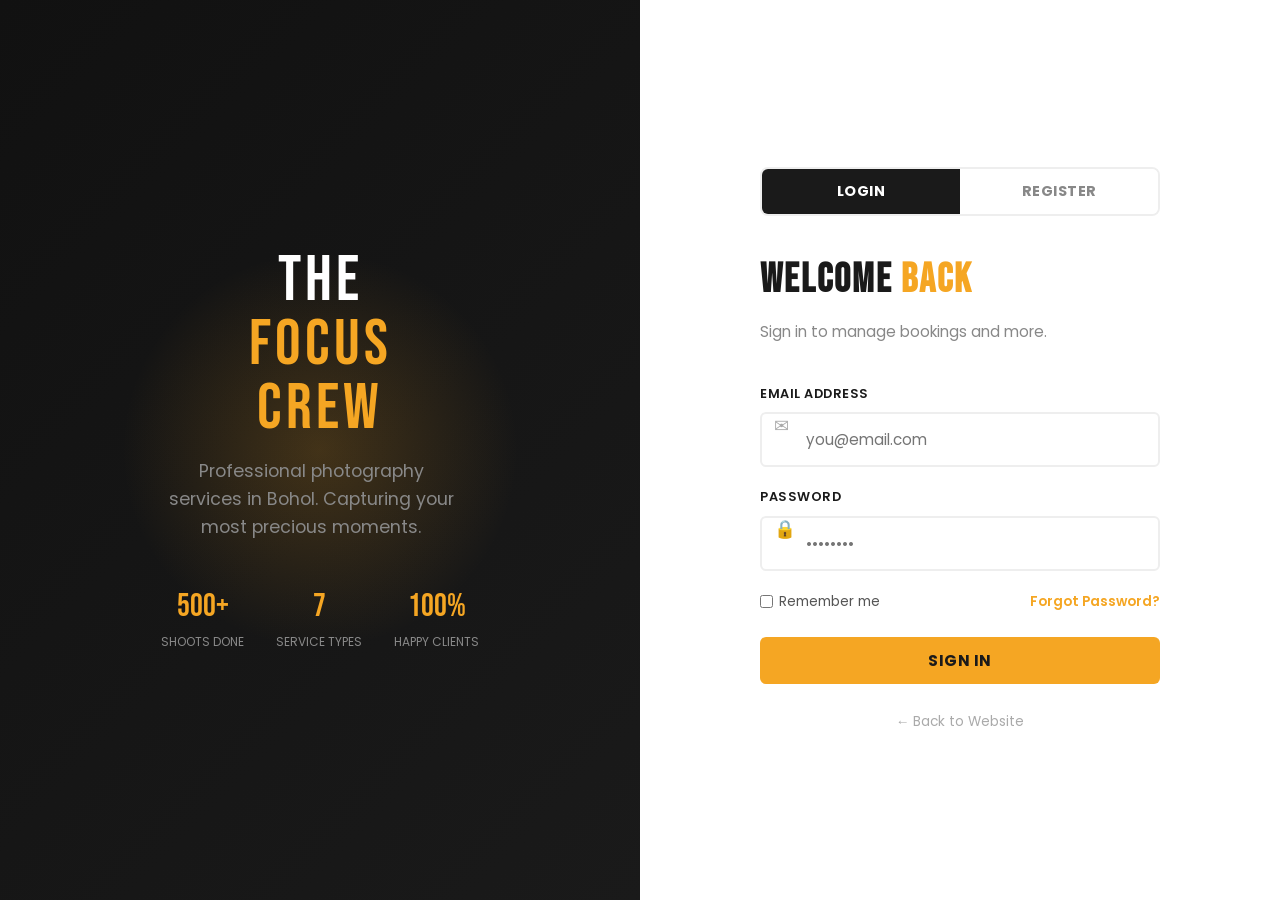
<file: login.html>
<!DOCTYPE html>
<html lang="en">
<head>
  <meta charset="UTF-8" />
  <meta name="viewport" content="width=device-width, initial-scale=1.0" />
  <title>Login – The Focus Crew</title>
  <link rel="icon" type="image/x-icon" href="favicon.ico" />
  <link rel="apple-touch-icon" href="apple-touch-icon.png" />
  <link rel="stylesheet" href="css/style.css" />
  <link href="https://fonts.googleapis.com/css2?family=Bebas+Neue&family=Poppins:wght@400;500;600;700;800&display=swap" rel="stylesheet" />
</head>
<body>

<div class="login-page">

  <!-- LEFT: Brand Visual -->
  <div class="login-visual">
    <div class="login-visual-bg"></div>
    <div class="login-visual-glow"></div>
    <div class="login-visual-content">
      <div class="big-logo">THE<span>FOCUS<br>CREW</span></div>
      <p>Professional photography services in Bohol. Capturing your most precious moments.</p>
      <div class="login-tagline">
        <div class="login-tagline-item">
          <div class="login-tagline-num">500+</div>
          <div class="login-tagline-txt">Shoots Done</div>
        </div>
        <div class="login-tagline-item">
          <div class="login-tagline-num">7</div>
          <div class="login-tagline-txt">Service Types</div>
        </div>
        <div class="login-tagline-item">
          <div class="login-tagline-num">100%</div>
          <div class="login-tagline-txt">Happy Clients</div>
        </div>
      </div>
    </div>
  </div>

  <!-- RIGHT: Login / Register Forms -->
  <div class="login-form-side">
    <div class="login-form-box">

      <!-- Tab Switcher -->
      <div style="display:flex;gap:0;margin-bottom:32px;border:2px solid #eee;border-radius:8px;overflow:hidden;">
        <button id="tab-login" onclick="showTab('login')"
          style="flex:1;padding:12px;font-weight:700;font-size:0.9rem;letter-spacing:0.5px;text-transform:uppercase;background:#1a1a1a;color:#fff;cursor:pointer;border:none;">
          Login
        </button>
        <button id="tab-register" onclick="showTab('register')"
          style="flex:1;padding:12px;font-weight:700;font-size:0.9rem;letter-spacing:0.5px;text-transform:uppercase;background:#fff;color:#888;cursor:pointer;border:none;">
          Register
        </button>
      </div>

      <!-- Alert (success messages) -->
      <div id="auth-success" class="alert alert-success hidden" style="background:#1a3a2a;border:1px solid #2ecc71;color:#2ecc71;padding:12px 16px;border-radius:8px;margin-bottom:16px;font-size:.875rem;"></div>

      <!-- Alert (error messages) -->
      <div id="auth-alert" class="alert alert-error hidden"></div>

      <!-- LOGIN FORM -->
      <div id="login-section">
        <h2>WELCOME <span>BACK</span></h2>
        <p class="subtitle">Sign in to manage bookings and more.</p>

        <form id="login-form" novalidate>
          <div class="input-group">
            <label for="login-email">Email Address</label>
            <span class="input-icon">✉</span>
            <input type="email" id="login-email" placeholder="you@email.com" autocomplete="email" />
          </div>
          <div class="input-group">
            <label for="login-password">Password</label>
            <span class="input-icon">🔒</span>
            <input type="password" id="login-password" placeholder="••••••••" autocomplete="current-password" />
          </div>
          <div class="login-options">
            <label><input type="checkbox" id="remember-me" /> Remember me</label>
            <a href="#" onclick="openForgotModal(event)">Forgot Password?</a>
          </div>
          <button type="submit" class="btn btn-primary" style="width:100%;justify-content:center;">
            Sign In
          </button>
        </form>
      </div>

      <!-- REGISTER FORM -->
      <div id="register-section" class="hidden">
        <h2>CREATE <span>ACCOUNT</span></h2>
        <p class="subtitle">Join us to book photography sessions.</p>

        <form id="register-form" novalidate>
          <div class="input-group">
            <label for="reg-name">Full Name</label>
            <span class="input-icon">👤</span>
            <input type="text" id="reg-name" placeholder="Juan Dela Cruz" />
          </div>
          <div class="input-group">
            <label for="reg-email">Email Address</label>
            <span class="input-icon">✉</span>
            <input type="email" id="reg-email" placeholder="you@email.com" />
          </div>
          <div class="input-group">
            <label for="reg-password">Password</label>
            <span class="input-icon">🔒</span>
            <input type="password" id="reg-password" placeholder="Min. 6 characters" />
            <button type="button" class="eye-btn" onclick="toggleEye('reg-password', this)" title="Show/hide">👁</button>
          </div>
          <div class="input-group">
            <label for="reg-confirm">Confirm Password</label>
            <span class="input-icon">🔒</span>
            <input type="password" id="reg-confirm" placeholder="Repeat password" />
            <button type="button" class="eye-btn" onclick="toggleEye('reg-confirm', this)" title="Show/hide">👁</button>
          </div>
          <button type="submit" class="btn btn-primary" style="width:100%;justify-content:center;">
            Create Account
          </button>
        </form>
      </div>

      <!-- RESEND VERIFICATION (shown after unverified login attempt) -->
      <div id="resend-section" class="hidden" style="margin-top:16px;padding:16px;background:#1a1a2e;border:1px solid #3a3a5e;border-radius:8px;font-size:.85rem;color:#aaa;text-align:center;">
        <p style="margin-bottom:12px;">Didn't receive the email or link expired?</p>
        <button id="resend-btn" onclick="resendVerification()"
          style="padding:10px 22px;background:#1a1a1a;border:2px solid #c9a84c;color:#c9a84c;border-radius:6px;font-weight:700;font-size:.82rem;letter-spacing:.5px;text-transform:uppercase;cursor:pointer;">
          Resend Verification Email
        </button>
      </div>

      <!-- Back to site -->
      <div style="text-align:center;margin-top:24px;">
        <a href="index.html" style="color:#aaa;font-size:0.85rem;">← Back to Website</a>
      </div>

    </div>
  </div>
</div>

<script src="js/main.js"></script>
<script>

  /* ---- Auto-open register tab if redirected from booking ---- */
  (function () {
    const params = new URLSearchParams(window.location.search);
    if (params.get('tab') === 'register') {
      showTab('register');

      // Optional: show a friendly message
      const alert = document.getElementById('auth-alert');
      if (alert) {
        alert.textContent = '📝 Please create a free account to book a session.';
        alert.classList.remove('hidden');
        alert.style.background = '#1a3a1a';
        alert.style.color = '#7ddd7d';
        alert.style.borderColor = '#2a6a2a';
      }
    }
  })();


  function showTab(tab) {
    const loginSec = document.getElementById('login-section');
    const regSec   = document.getElementById('register-section');
    const tabLogin = document.getElementById('tab-login');
    const tabReg   = document.getElementById('tab-register');
    const alertEl  = document.getElementById('auth-alert');

    alertEl.classList.add('hidden');
    alertEl.textContent = '';

    if (tab === 'login') {
      loginSec.classList.remove('hidden');
      regSec.classList.add('hidden');
      tabLogin.style.background = '#1a1a1a'; tabLogin.style.color = '#fff';
      tabReg.style.background   = '#fff';    tabReg.style.color   = '#888';
    } else {
      loginSec.classList.add('hidden');
      regSec.classList.remove('hidden');
      tabReg.style.background   = '#1a1a1a'; tabReg.style.color   = '#fff';
      tabLogin.style.background = '#fff';    tabLogin.style.color = '#888';
    }
  }

  /* ---- Show error banner ---- */
  function showAuthError(msg) {
    const el = document.getElementById('auth-alert');
    el.textContent = '⚠ ' + msg;
    el.classList.remove('hidden');
  }

  /* ---- LOGIN ---- */
  document.getElementById('login-form').addEventListener('submit', async function (e) {
    e.preventDefault();

    const email    = document.getElementById('login-email');
    const password = document.getElementById('login-password');

    const valid = Validator.validateForm([
      { input: email,    rules: [Validator.rules.required, Validator.rules.email] },
      { input: password, rules: [Validator.rules.required] },
    ]);
    if (!valid) return;

    const btn = this.querySelector('button[type=submit]');
    btn.disabled  = true;
    btn.innerHTML = '<span class="spinner"></span> Signing in...';

    const result = await Auth.login(email.value.trim(), password.value);

    if (!result.success) {
      showAuthError(result.error);
      btn.disabled    = false;
      btn.textContent = 'Sign In';
      // Show resend section if email is unverified
      if (result.unverified) {
        window._unverifiedEmail = result.email;
        document.getElementById('resend-section').classList.remove('hidden');
      }
      return;
    }

    // Redirect based on role
    window.location.href = result.user.role === 'admin' ? 'admin.html' : 'index.html';
  });

  /* ---- REGISTER ---- */
  document.getElementById('register-form').addEventListener('submit', async function (e) {
    e.preventDefault();

    const name     = document.getElementById('reg-name');
    const email    = document.getElementById('reg-email');
    const password = document.getElementById('reg-password');
    const confirm  = document.getElementById('reg-confirm');

    const valid = Validator.validateForm([
      { input: name,     rules: [Validator.rules.required] },
      { input: email,    rules: [Validator.rules.required, Validator.rules.email] },
      { input: password, rules: [Validator.rules.required, Validator.rules.minLen(6)] },
      { input: confirm,  rules: [Validator.rules.required] },
    ]);
    if (!valid) return;

    if (password.value !== confirm.value) {
      Validator.showError(confirm, 'Passwords do not match.');
      return;
    }

    const btn = this.querySelector('button[type=submit]');
    btn.disabled  = true;
    btn.innerHTML = '<span class="spinner"></span> Creating account...';

    const result = await Auth.register(name.value.trim(), email.value.trim(), password.value);

    if (!result.success) {
      showAuthError(result.error);
      btn.disabled    = false;
      btn.textContent = 'Create Account';
      return;
    }

    // Show "check your email" message instead of redirecting
    btn.disabled    = false;
    btn.textContent = 'Create Account';
    document.getElementById('auth-success').textContent = '✅ ' + (result.message || 'Account created! Please check your email to verify your account before logging in.');
    document.getElementById('auth-success').classList.remove('hidden');
    document.getElementById('auth-alert').classList.add('hidden');
    // Switch to login tab after 3 seconds
    setTimeout(() => showTab('login'), 3000);
  });

  /* ---- Resend Verification Email ---- */
  async function resendVerification() {
    const email = window._unverifiedEmail || document.getElementById('login-email').value.trim();
    if (!email) { showAuthError('Please enter your email first.'); return; }

    const btn = document.getElementById('resend-btn');
    btn.disabled  = true;
    btn.textContent = 'Sending...';

    const res = await fetch('api/users.php?action=resend', {
      method: 'POST',
      headers: { 'Content-Type': 'application/json' },
      body: JSON.stringify({ email }),
    });
    const data = await res.json();

    btn.disabled  = false;
    btn.textContent = 'Resend Verification Email';

    if (data.success) {
      document.getElementById('auth-success').textContent = '✅ ' + data.message;
      document.getElementById('auth-success').classList.remove('hidden');
      document.getElementById('auth-alert').classList.add('hidden');
    } else {
      showAuthError(data.error || 'Could not resend email. Please try again.');
    }
  }

  /* ---- If already logged in, skip login page ---- */
  document.addEventListener('DOMContentLoaded', function () {
    if (DB.isLoggedIn()) {
      window.location.href = DB.isAdmin() ? 'admin.html' : 'index.html';
    }
  });

</script>

<!-- ===================== FORGOT PASSWORD MODAL ===================== -->
<div id="forgot-modal" style="display:none;position:fixed;inset:0;background:rgba(0,0,0,.85);z-index:9999;display:none;align-items:center;justify-content:center;padding:16px;">
  <div style="background:#1a1a1a;border-radius:16px;padding:40px 36px;max-width:400px;width:100%;box-shadow:0 8px 40px rgba(0,0,0,.7);">
    <h3 style="color:#fff;font-size:1.1rem;font-weight:800;text-transform:uppercase;letter-spacing:1px;margin:0 0 6px;">Forgot Password?</h3>
    <p style="color:#888;font-size:.85rem;margin:0 0 24px;line-height:1.6;">Enter your registered email and we'll send you a link to reset your password.</p>

    <div id="forgot-success" style="background:#1a3a2a;border:1px solid #2ecc71;color:#2ecc71;padding:12px 16px;border-radius:8px;margin-bottom:16px;font-size:.875rem;display:none;"></div>
    <div id="forgot-error"   style="background:#3a1a1a;border:1px solid #e74c3c;color:#e74c3c;padding:12px 16px;border-radius:8px;margin-bottom:16px;font-size:.875rem;display:none;"></div>

    <div class="input-group" style="margin-bottom:20px;">
      <label for="forgot-email" style="display:block;font-weight:600;font-size:.8rem;text-transform:uppercase;letter-spacing:.5px;margin-bottom:6px;color:#555;">Email Address</label>
      <span class="input-icon">✉</span>
      <input type="email" id="forgot-email" placeholder="you@email.com" style="width:100%;padding:14px 14px 14px 44px;border:2px solid #333;border-radius:8px;font-size:.95rem;background:#111;color:#fff;" />
    </div>

    <div style="display:flex;gap:10px;">
      <button id="forgot-submit-btn" onclick="submitForgot()" class="btn btn-primary" style="flex:1;justify-content:center;">
        Send Reset Link
      </button>
      <button onclick="closeForgotModal()" style="flex:1;padding:12px;background:#1e1e1e;color:#aaa;border:1px solid #333;border-radius:8px;font-weight:700;font-size:.85rem;cursor:pointer;">
        Cancel
      </button>
    </div>
  </div>
</div>

<style>
  .eye-btn {
    position: absolute; right: 14px; top: 50%; transform: translateY(-50%);
    background: none; border: none; cursor: pointer; font-size: 1.1rem;
    color: #aaa; padding: 0; line-height: 1;
  }
  .eye-btn:hover { color: #F5A623; }
</style>

<script>
  /* ---- Eye toggle ---- */
  function toggleEye(inputId, btn) {
    const input = document.getElementById(inputId);
    if (input.type === 'password') {
      input.type = 'text';
      btn.textContent = '🙈';
    } else {
      input.type = 'password';
      btn.textContent = '👁';
    }
  }

  /* ---- Forgot Password Modal ---- */
  function openForgotModal(e) {
    e.preventDefault();
    const modal = document.getElementById('forgot-modal');
    modal.style.display = 'flex';
    document.getElementById('forgot-email').value = document.getElementById('login-email').value || '';
    document.getElementById('forgot-success').style.display = 'none';
    document.getElementById('forgot-error').style.display = 'none';
  }

  function closeForgotModal() {
    document.getElementById('forgot-modal').style.display = 'none';
  }

  // Close modal when clicking outside
  document.getElementById('forgot-modal').addEventListener('click', function(e) {
    if (e.target === this) closeForgotModal();
  });

  async function submitForgot() {
    const email  = document.getElementById('forgot-email').value.trim();
    const errEl  = document.getElementById('forgot-error');
    const sucEl  = document.getElementById('forgot-success');
    const btn    = document.getElementById('forgot-submit-btn');

    errEl.style.display = 'none';
    sucEl.style.display = 'none';

    if (!email) {
      errEl.textContent = '⚠ Please enter your email address.';
      errEl.style.display = 'block'; return;
    }

    btn.disabled = true;
    btn.innerHTML = '<span class="spinner"></span> Sending...';

    const res  = await fetch('api/users.php?action=forgot', {
      method: 'POST',
      headers: { 'Content-Type': 'application/json' },
      body: JSON.stringify({ email }),
    });
    const data = await res.json();

    btn.disabled = false;
    btn.textContent = 'Send Reset Link';

    if (data.success) {
      sucEl.textContent = '✅ ' + data.message;
      sucEl.style.display = 'block';
      document.getElementById('forgot-email').value = '';
    } else {
      errEl.textContent = '❌ ' + (data.error || 'Something went wrong.');
      errEl.style.display = 'block';
    }
  }
</script>

</body>
</html>
</file>
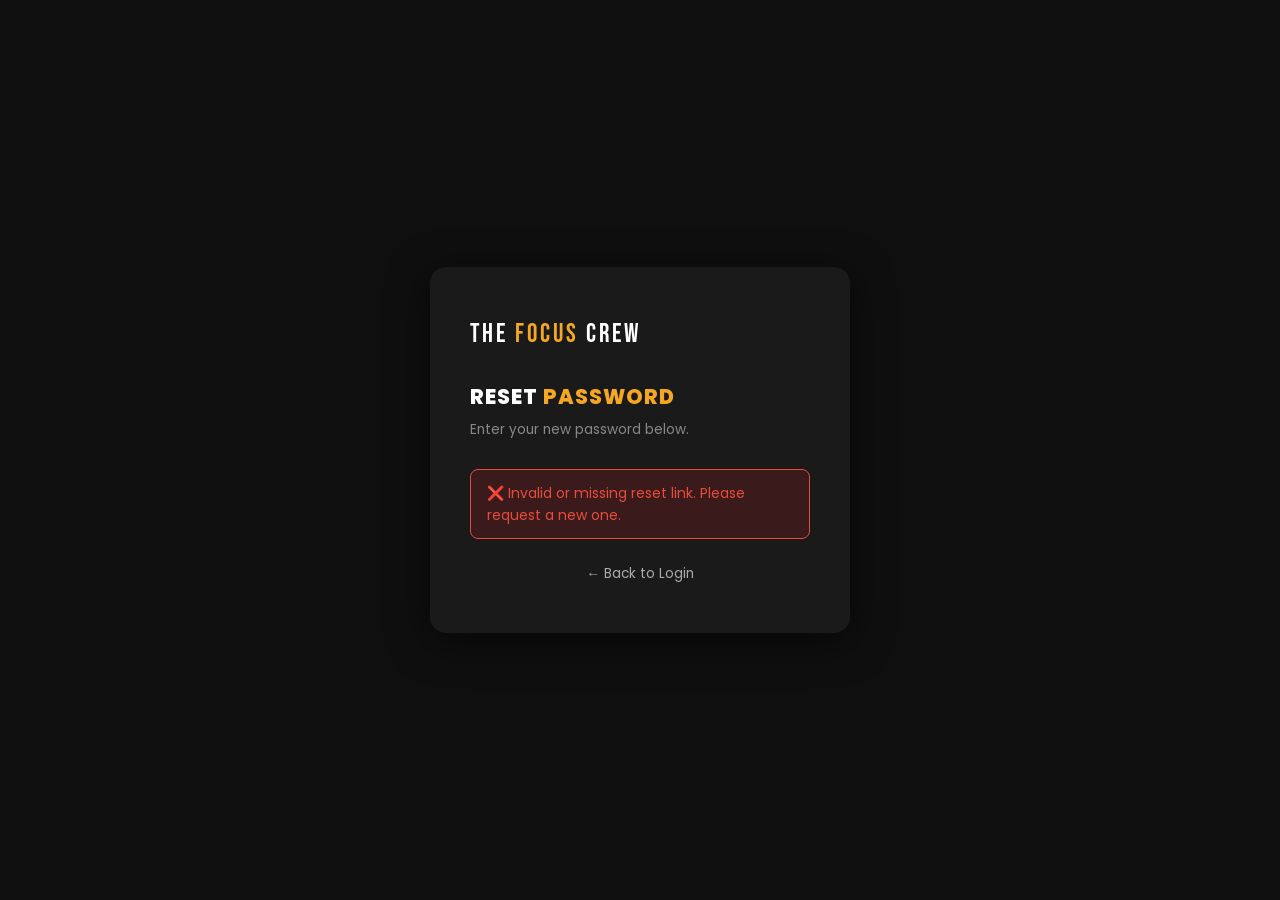
<file: reset-password.html>
<!DOCTYPE html>
<html lang="en">
<head>
  <meta charset="UTF-8" />
  <meta name="viewport" content="width=device-width, initial-scale=1.0" />
  <title>Reset Password – The Focus Crew</title>
  <link rel="icon" type="image/x-icon" href="favicon.ico" />
  <link rel="stylesheet" href="css/style.css" />
  <link href="https://fonts.googleapis.com/css2?family=Bebas+Neue&family=Poppins:wght@400;500;600;700;800&display=swap" rel="stylesheet" />
  <style>
    body { background: #0f0f0f; display: flex; align-items: center; justify-content: center; min-height: 100vh; padding: 20px; }
    .reset-card {
      background: #1a1a1a; border-radius: 16px; padding: 48px 40px;
      max-width: 420px; width: 100%; box-shadow: 0 8px 40px rgba(0,0,0,.6);
    }
    .reset-logo { font-family: 'Bebas Neue', sans-serif; font-size: 1.6rem; color: #fff; letter-spacing: 3px; margin-bottom: 8px; }
    .reset-logo span { color: #F5A623; }
    h2 { font-size: 1.3rem; font-weight: 800; color: #fff; margin: 24px 0 6px; text-transform: uppercase; letter-spacing: 1px; }
    h2 span { color: #F5A623; }
    .subtitle { color: #888; font-size: .85rem; margin-bottom: 28px; }
    .msg-success { background:#1a3a2a; border:1px solid #2ecc71; color:#2ecc71; padding:12px 16px; border-radius:8px; margin-bottom:16px; font-size:.875rem; display:none; }
    .msg-error   { background:#3a1a1a; border:1px solid #e74c3c; color:#e74c3c; padding:12px 16px; border-radius:8px; margin-bottom:16px; font-size:.875rem; display:none; }
    .eye-btn {
      position: absolute; right: 14px; top: 50%; transform: translateY(-50%);
      background: none; border: none; cursor: pointer; font-size: 1.1rem;
      color: #aaa; padding: 0; line-height: 1;
    }
    .eye-btn:hover { color: #F5A623; }
    a.back { color: #aaa; font-size: .85rem; display: block; text-align: center; margin-top: 24px; }
    a.back:hover { color: #F5A623; }
  </style>
</head>
<body>

<div class="reset-card">
  <div class="reset-logo">THE <span>FOCUS</span> CREW</div>
  <h2>RESET <span>PASSWORD</span></h2>
  <p class="subtitle">Enter your new password below.</p>

  <div id="msg-success" class="msg-success"></div>
  <div id="msg-error"   class="msg-error"></div>

  <div id="reset-form-wrap">
    <div class="input-group">
      <label for="new-password">New Password</label>
      <span class="input-icon">🔒</span>
      <input type="password" id="new-password" placeholder="Min. 6 characters" />
      <button type="button" class="eye-btn" onclick="toggleEye('new-password', this)" title="Show/hide password">👁</button>
    </div>
    <div class="input-group">
      <label for="confirm-password">Confirm Password</label>
      <span class="input-icon">🔒</span>
      <input type="password" id="confirm-password" placeholder="Repeat new password" />
      <button type="button" class="eye-btn" onclick="toggleEye('confirm-password', this)" title="Show/hide password">👁</button>
    </div>
    <button id="reset-btn" class="btn btn-primary" style="width:100%;justify-content:center;">
      Set New Password
    </button>
  </div>

  <a href="login.html" class="back">← Back to Login</a>
</div>

<script src="js/main.js"></script>
<script>
  function toggleEye(inputId, btn) {
    const input = document.getElementById(inputId);
    if (input.type === 'password') {
      input.type = 'text';
      btn.textContent = '🙈';
    } else {
      input.type = 'password';
      btn.textContent = '👁';
    }
  }

  // Get token from URL
  const token = new URLSearchParams(window.location.search).get('token');

  if (!token) {
    document.getElementById('msg-error').textContent = '❌ Invalid or missing reset link. Please request a new one.';
    document.getElementById('msg-error').style.display = 'block';
    document.getElementById('reset-form-wrap').style.display = 'none';
  }

  document.getElementById('reset-btn').addEventListener('click', async function () {
    const newPass = document.getElementById('new-password').value.trim();
    const confPass = document.getElementById('confirm-password').value.trim();
    const errEl = document.getElementById('msg-error');
    const sucEl = document.getElementById('msg-success');

    errEl.style.display = 'none';
    sucEl.style.display = 'none';

    if (!newPass || !confPass) {
      errEl.textContent = '⚠ Please fill in both fields.';
      errEl.style.display = 'block'; return;
    }
    if (newPass.length < 6) {
      errEl.textContent = '⚠ Password must be at least 6 characters.';
      errEl.style.display = 'block'; return;
    }
    if (newPass !== confPass) {
      errEl.textContent = '⚠ Passwords do not match.';
      errEl.style.display = 'block'; return;
    }

    this.disabled = true;
    this.innerHTML = '<span class="spinner"></span> Saving...';

    const res = await fetch('api/users.php?action=reset', {
      method: 'POST',
      headers: { 'Content-Type': 'application/json' },
      body: JSON.stringify({ token, password: newPass }),
    });
    const data = await res.json();

    this.disabled = false;
    this.textContent = 'Set New Password';

    if (data.success) {
      sucEl.textContent = '✅ ' + data.message;
      sucEl.style.display = 'block';
      document.getElementById('reset-form-wrap').style.display = 'none';
      setTimeout(() => window.location.href = 'login.html', 2500);
    } else {
      errEl.textContent = '❌ ' + (data.error || 'Something went wrong. Please try again.');
      errEl.style.display = 'block';
    }
  });
</script>
</body>
</html>
</file>
<file: css/style.css>
/* ============================================
   THE FOCUS CREW - Main Stylesheet
   Colors: Black (#1a1a1a), White (#fff), 
           Golden Yellow (#F5A623), Orange (#E8872A)
   ============================================ */

/* ---------- CSS Variables (Design Tokens) ---------- */
:root {
  --yellow: #F5A623;
  --orange: #E8872A;
  --black: #1a1a1a;
  --dark: #111111;
  --white: #ffffff;
  --gray: #f5f5f5;
  --gray-mid: #cccccc;
  --gray-dark: #555555;
  --success: #27ae60;
  --error: #e74c3c;
  --info: #2980b9;

  --font-display: 'Bebas Neue', cursive;
  --font-body: 'Poppins', sans-serif;

  --shadow: 0 4px 20px rgba(0,0,0,0.15);
  --shadow-lg: 0 8px 40px rgba(0,0,0,0.25);
  --radius: 12px;
  --radius-sm: 6px;
  --transition: 0.3s ease;
}

/* ---------- Reset & Base ---------- */
*, *::before, *::after {
  margin: 0;
  padding: 0;
  box-sizing: border-box;
}

html {
  scroll-behavior: smooth;
}

body {
  font-family: var(--font-body);
  background: var(--white);
  color: var(--black);
  line-height: 1.6;
  font-size: 16px;
}

a {
  text-decoration: none;
  color: inherit;
  transition: color var(--transition);
}

img {
  max-width: 100%;
  display: block;
}

ul {
  list-style: none;
}

button, input, select, textarea {
  font-family: var(--font-body);
  font-size: 1rem;
  outline: none;
  border: none;
}

button {
  cursor: pointer;
  transition: all var(--transition);
}

/* ---------- Utility Classes ---------- */
.container {
  max-width: 1200px;
  margin: 0 auto;
  padding: 0 24px;
}

.section {
  padding: 80px 0;
}

.section-title {
  font-family: var(--font-display);
  font-size: 3rem;
  letter-spacing: 2px;
  margin-bottom: 12px;
  color: var(--black);
}

.section-title span {
  color: var(--yellow);
}

.section-subtitle {
  color: var(--gray-dark);
  font-size: 1.05rem;
  margin-bottom: 48px;
}

.badge {
  display: inline-block;
  background: var(--yellow);
  color: var(--black);
  font-weight: 700;
  font-size: 0.75rem;
  padding: 4px 10px;
  border-radius: 20px;
  text-transform: uppercase;
  letter-spacing: 1px;
}

.badge-dark {
  background: var(--black);
  color: var(--yellow);
}

.tag-promo {
  background: var(--yellow);
  color: var(--black);
  font-weight: 800;
  padding: 4px 14px;
  border-radius: 4px;
  font-size: 0.8rem;
  text-transform: uppercase;
}

.hidden { display: none !important; }

/* ---------- Buttons ---------- */
.btn {
  display: inline-flex;
  align-items: center;
  gap: 8px;
  padding: 12px 28px;
  border-radius: var(--radius-sm);
  font-weight: 700;
  font-size: 0.95rem;
  letter-spacing: 0.5px;
  text-transform: uppercase;
  transition: all var(--transition);
}

.btn-primary {
  background: var(--yellow);
  color: var(--black);
}

.btn-primary:hover {
  background: var(--orange);
  transform: translateY(-2px);
  box-shadow: var(--shadow);
}

.btn-dark {
  background: var(--black);
  color: var(--white);
}

.btn-dark:hover {
  background: #333;
  transform: translateY(-2px);
  box-shadow: var(--shadow);
}

.btn-outline {
  background: transparent;
  border: 2px solid var(--yellow);
  color: var(--yellow);
}

.btn-outline:hover {
  background: var(--yellow);
  color: var(--black);
}

.btn-sm {
  padding: 8px 18px;
  font-size: 0.85rem;
}

.btn-lg {
  padding: 16px 36px;
  font-size: 1.1rem;
}

/* ---------- Navbar ---------- */
.navbar {
  position: fixed;
  top: 0;
  left: 0;
  width: 100%;
  z-index: 1000;
  background: rgba(17,17,17,0.95);
  backdrop-filter: blur(10px);
  border-bottom: 2px solid var(--yellow);
  transition: all var(--transition);
}

.navbar-inner {
  display: flex;
  align-items: center;
  justify-content: space-between;
  padding: 14px 24px;
  max-width: 1200px;
  margin: 0 auto;
}

.navbar-logo {
  display: flex;
  align-items: center;
  gap: 10px;
}

.navbar-logo img {
  height: 42px;
  width: auto;
  filter: brightness(0) invert(1);
}

.navbar-logo span {
  font-family: var(--font-display);
  font-size: 1.5rem;
  color: var(--white);
  letter-spacing: 2px;
}

.navbar-logo span em {
  color: var(--yellow);
  font-style: normal;
}

.navbar-links {
  display: flex;
  align-items: center;
  gap: 32px;
}

.navbar-links a {
  color: var(--white);
  font-weight: 600;
  font-size: 0.9rem;
  letter-spacing: 0.5px;
  text-transform: uppercase;
  position: relative;
  padding-bottom: 4px;
}

.navbar-links a::after {
  content: '';
  position: absolute;
  bottom: 0;
  left: 0;
  width: 0;
  height: 2px;
  background: var(--yellow);
  transition: width var(--transition);
}

.navbar-links a:hover::after,
.navbar-links a.active::after {
  width: 100%;
}

.navbar-links a:hover {
  color: var(--yellow);
}

.navbar-actions {
  display: flex;
  align-items: center;
  gap: 12px;
}

.hamburger {
  display: none;
  flex-direction: column;
  gap: 5px;
  cursor: pointer;
  padding: 4px;
}

.hamburger span {
  display: block;
  width: 24px;
  height: 2px;
  background: var(--white);
  transition: all var(--transition);
}

/* ---------- Mobile Nav ---------- */
.mobile-menu {
  display: none;
  position: fixed;
  top: 0;
  left: 0;
  width: 100%;
  height: 100vh;
  background: var(--dark);
  z-index: 999;
  flex-direction: column;
  align-items: center;
  justify-content: center;
  gap: 40px;
}

.mobile-menu.open {
  display: flex;
}

.mobile-menu a {
  font-family: var(--font-display);
  font-size: 2.5rem;
  color: var(--white);
  letter-spacing: 3px;
}

.mobile-menu a:hover {
  color: var(--yellow);
}

.mobile-close {
  position: absolute;
  top: 24px;
  right: 24px;
  background: none;
  color: var(--white);
  font-size: 2rem;
  cursor: pointer;
}

/* ---------- Hero Section ---------- */
.hero {
  min-height: 100vh;
  background: var(--dark);
  display: flex;
  align-items: center;
  position: relative;
  overflow: hidden;
  padding-top: 80px;
}

.hero-bg {
  position: absolute;
  inset: 0;
  background: linear-gradient(135deg, #111 0%, #1a1a1a 50%, #222 100%);
}

.hero-accent {
  position: absolute;
  width: 500px;
  height: 500px;
  border-radius: 50%;
  background: radial-gradient(circle, rgba(245,166,35,0.15) 0%, transparent 70%);
  top: -100px;
  right: -100px;
  pointer-events: none;
}

.hero-accent2 {
  position: absolute;
  width: 300px;
  height: 300px;
  border-radius: 50%;
  background: radial-gradient(circle, rgba(232,135,42,0.1) 0%, transparent 70%);
  bottom: 50px;
  left: 50px;
  pointer-events: none;
}

.hero-content {
  position: relative;
  z-index: 2;
  display: grid;
  grid-template-columns: 1fr 1fr;
  gap: 60px;
  align-items: center;
  max-width: 1200px;
  margin: 0 auto;
  padding: 0 24px;
  width: 100%;
}

.hero-eyebrow {
  display: inline-flex;
  align-items: center;
  gap: 8px;
  color: var(--yellow);
  font-weight: 700;
  font-size: 0.85rem;
  text-transform: uppercase;
  letter-spacing: 2px;
  margin-bottom: 20px;
}

.hero-eyebrow::before {
  content: '';
  display: block;
  width: 30px;
  height: 2px;
  background: var(--yellow);
}

.hero h1 {
  font-family: var(--font-display);
  font-size: 5rem;
  line-height: 0.95;
  color: var(--white);
  letter-spacing: 3px;
  margin-bottom: 24px;
}

.hero h1 span {
  color: var(--yellow);
  display: block;
}

.hero-desc {
  color: #aaa;
  font-size: 1.1rem;
  margin-bottom: 36px;
  max-width: 460px;
  line-height: 1.8;
}

.hero-cta {
  display: flex;
  gap: 16px;
  flex-wrap: wrap;
}

.hero-stats {
  display: flex;
  gap: 32px;
  margin-top: 48px;
}

.stat-item {
  text-align: center;
}

.stat-num {
  font-family: var(--font-display);
  font-size: 2.5rem;
  color: var(--yellow);
  line-height: 1;
}

.stat-label {
  color: #888;
  font-size: 0.8rem;
  text-transform: uppercase;
  letter-spacing: 1px;
}

.hero-visual {
  position: relative;
}

.hero-photo-grid {
  display: grid;
  grid-template-columns: 1fr 1fr;
  grid-template-rows: 200px 200px;
  gap: 12px;
  border-radius: var(--radius);
  overflow: hidden;
}

.hero-photo-grid .photo-item {
  background: #333;
  border-radius: 8px;
  overflow: hidden;
  position: relative;
}

.hero-photo-grid .photo-item img {
  width: 100%;
  height: 100%;
  object-fit: cover;
  opacity: 0.85;
  transition: all 0.4s ease;
}

.hero-photo-grid .photo-item:hover img {
  opacity: 1;
  transform: scale(1.05);
}

.hero-photo-grid .photo-item.tall {
  grid-row: span 2;
}

.hero-badge-float {
  position: absolute;
  bottom: -16px;
  left: -16px;
  background: var(--yellow);
  color: var(--black);
  padding: 16px 20px;
  border-radius: var(--radius);
  box-shadow: var(--shadow-lg);
  z-index: 3;
}

.hero-badge-float .badge-num {
  font-family: var(--font-display);
  font-size: 2rem;
  line-height: 1;
}

.hero-badge-float .badge-txt {
  font-size: 0.75rem;
  font-weight: 700;
  text-transform: uppercase;
  letter-spacing: 1px;
}

/* ---------- Services Section ---------- */
.services {
  background: var(--gray);
}

.services-grid {
  display: grid;
  grid-template-columns: repeat(auto-fill, minmax(320px, 1fr));
  gap: 28px;
}

.service-card {
  background: var(--white);
  border-radius: var(--radius);
  overflow: hidden;
  box-shadow: var(--shadow);
  transition: all var(--transition);
  position: relative;
}

.service-card:hover {
  transform: translateY(-6px);
  box-shadow: var(--shadow-lg);
}

.service-card-img {
  background: #111;
  position: relative;
  overflow: hidden;
}

.service-card-img img {
  width: 100%;
  height: auto;
  display: block;
  transition: transform 0.5s ease;
}

.service-card:hover .service-card-img img {
  transform: scale(1.08);
}

.service-card-num {
  position: absolute;
  top: 12px;
  left: 12px;
  background: var(--yellow);
  color: var(--black);
  font-family: var(--font-display);
  font-size: 1.2rem;
  width: 36px;
  height: 36px;
  display: flex;
  align-items: center;
  justify-content: center;
  border-radius: 50%;
  font-weight: 900;
  z-index: 2;
}

.service-card-tag {
  position: absolute;
  top: 12px;
  right: 12px;
  z-index: 2;
}

.service-card-body {
  padding: 24px;
}

.service-card-category {
  font-size: 0.75rem;
  font-weight: 700;
  color: var(--yellow);
  text-transform: uppercase;
  letter-spacing: 1.5px;
  margin-bottom: 6px;
}

.service-card-title {
  font-family: var(--font-display);
  font-size: 1.6rem;
  letter-spacing: 1px;
  margin-bottom: 12px;
  color: var(--black);
}

.service-card-features {
  margin-bottom: 20px;
}

.service-card-features li {
  display: flex;
  align-items: flex-start;
  gap: 8px;
  margin-bottom: 6px;
  font-size: 0.9rem;
  color: var(--gray-dark);
}

.service-card-features li::before {
  content: '✓';
  color: var(--yellow);
  font-weight: 900;
  flex-shrink: 0;
  margin-top: 1px;
}

.service-card-footer {
  display: flex;
  justify-content: space-between;
  align-items: center;
  border-top: 1px solid #eee;
  padding-top: 16px;
}

.service-price-label {
  font-size: 0.75rem;
  color: #888;
  text-transform: uppercase;
  letter-spacing: 1px;
}

/* ---------- About Section ---------- */
.about {
  background: var(--dark);
  color: var(--white);
}

.about-inner {
  display: grid;
  grid-template-columns: 1fr 1fr;
  gap: 80px;
  align-items: center;
}

.about-visual {
  position: relative;
}

.about-img-main {
  border-radius: var(--radius);
  overflow: hidden;
  aspect-ratio: 4/5;
  background: #333;
}

.about-img-main img {
  width: 100%;
  height: 100%;
  object-fit: cover;
}

.about-img-accent {
  position: absolute;
  bottom: -24px;
  right: -24px;
  width: 180px;
  height: 180px;
  border-radius: var(--radius);
  overflow: hidden;
  border: 4px solid var(--yellow);
  background: #444;
}

.about-img-accent img {
  width: 100%;
  height: 100%;
  object-fit: cover;
}

.about .section-title {
  color: var(--white);
}

.about-text {
  color: #bbb;
  font-size: 1rem;
  line-height: 1.9;
  margin-bottom: 24px;
}

.about-highlights {
  display: grid;
  grid-template-columns: 1fr 1fr;
  gap: 20px;
  margin: 32px 0;
}

.highlight-item {
  display: flex;
  align-items: flex-start;
  gap: 12px;
}

.highlight-icon {
  width: 44px;
  height: 44px;
  background: rgba(245,166,35,0.15);
  border: 1px solid rgba(245,166,35,0.3);
  border-radius: 8px;
  display: flex;
  align-items: center;
  justify-content: center;
  font-size: 1.2rem;
  flex-shrink: 0;
}

.highlight-label {
  font-size: 0.75rem;
  color: #888;
  text-transform: uppercase;
  letter-spacing: 1px;
}

.highlight-value {
  font-weight: 700;
  color: var(--white);
  font-size: 0.95rem;
}

/* ---------- Contact Section ---------- */
.contact {
  background: var(--gray);
}

.contact-inner {
  display: grid;
  grid-template-columns: 1fr 1.5fr;
  gap: 60px;
}

.contact-info-card {
  background: var(--black);
  color: var(--white);
  padding: 40px;
  border-radius: var(--radius);
  height: fit-content;
}

.contact-info-card .section-title {
  color: var(--white);
  font-size: 2rem;
  margin-bottom: 8px;
}

.contact-info-card .section-subtitle {
  color: #aaa;
  margin-bottom: 32px;
}

.contact-detail {
  display: flex;
  align-items: flex-start;
  gap: 16px;
  margin-bottom: 24px;
  padding-bottom: 24px;
  border-bottom: 1px solid #333;
}

.contact-detail:last-of-type {
  border-bottom: none;
}

.contact-detail-icon {
  width: 44px;
  height: 44px;
  background: rgba(245,166,35,0.15);
  border-radius: 8px;
  display: flex;
  align-items: center;
  justify-content: center;
  font-size: 1.2rem;
  flex-shrink: 0;
}

.contact-detail-label {
  font-size: 0.75rem;
  color: #888;
  text-transform: uppercase;
  letter-spacing: 1px;
  margin-bottom: 4px;
}

.contact-detail-value {
  color: var(--yellow);
  font-weight: 600;
  font-size: 0.95rem;
}

.contact-form-card {
  background: var(--white);
  padding: 40px;
  border-radius: var(--radius);
  box-shadow: var(--shadow);
}

.form-group {
  margin-bottom: 20px;
}

.form-group label {
  display: block;
  font-weight: 600;
  font-size: 0.85rem;
  text-transform: uppercase;
  letter-spacing: 0.5px;
  margin-bottom: 8px;
  color: var(--black);
}

.form-control {
  width: 100%;
  padding: 12px 16px;
  border: 2px solid #eee;
  border-radius: var(--radius-sm);
  font-size: 0.95rem;
  transition: border-color var(--transition);
  background: var(--white);
  color: var(--black);
}

.form-control:focus {
  border-color: var(--yellow);
}

.form-control.error {
  border-color: var(--error);
}

select.form-control {
  cursor: pointer;
}

textarea.form-control {
  resize: vertical;
  min-height: 120px;
}

.form-row {
  display: grid;
  grid-template-columns: 1fr 1fr;
  gap: 16px;
}

/* ---------- Footer ---------- */
.footer {
  background: var(--dark);
  color: var(--white);
  padding: 60px 0 30px;
  border-top: 3px solid var(--yellow);
}

.footer-inner {
  display: grid;
  grid-template-columns: 2fr 1fr 1fr;
  gap: 60px;
  margin-bottom: 48px;
}

.footer-brand p {
  color: #888;
  font-size: 0.9rem;
  line-height: 1.8;
  margin-top: 16px;
  max-width: 280px;
}

.footer-logo {
  font-family: var(--font-display);
  font-size: 2rem;
  color: var(--white);
  letter-spacing: 2px;
}

.footer-logo span {
  color: var(--yellow);
}

.footer-heading {
  font-weight: 700;
  font-size: 0.85rem;
  text-transform: uppercase;
  letter-spacing: 2px;
  color: var(--yellow);
  margin-bottom: 20px;
}

.footer-links li {
  margin-bottom: 10px;
}

.footer-links a {
  color: #888;
  font-size: 0.9rem;
  transition: color var(--transition);
}

.footer-links a:hover {
  color: var(--yellow);
}

.footer-bottom {
  border-top: 1px solid #333;
  padding-top: 24px;
  display: flex;
  justify-content: space-between;
  align-items: center;
}

.footer-bottom p {
  color: #666;
  font-size: 0.85rem;
}

/* ---------- Login Page ---------- */
.login-page {
  min-height: 100vh;
  display: grid;
  grid-template-columns: 1fr 1fr;
}

.login-visual {
  background: var(--dark);
  display: flex;
  flex-direction: column;
  align-items: center;
  justify-content: center;
  padding: 60px;
  position: relative;
  overflow: hidden;
}

.login-visual-bg {
  position: absolute;
  inset: 0;
  background: linear-gradient(135deg, #111 0%, #1a1a1a 100%);
}

.login-visual-glow {
  position: absolute;
  width: 400px;
  height: 400px;
  background: radial-gradient(circle, rgba(245,166,35,0.2) 0%, transparent 70%);
  top: 50%;
  left: 50%;
  transform: translate(-50%, -50%);
}

.login-visual-content {
  position: relative;
  z-index: 2;
  text-align: center;
}

.login-visual-content .big-logo {
  font-family: var(--font-display);
  font-size: 4rem;
  color: var(--white);
  letter-spacing: 4px;
  line-height: 1;
}

.login-visual-content .big-logo span {
  color: var(--yellow);
  display: block;
}

.login-visual-content p {
  color: #888;
  font-size: 1.1rem;
  margin-top: 16px;
  max-width: 300px;
}

.login-tagline {
  margin-top: 40px;
  display: flex;
  gap: 32px;
}

.login-tagline-item {
  text-align: center;
}

.login-tagline-num {
  font-family: var(--font-display);
  font-size: 2rem;
  color: var(--yellow);
}

.login-tagline-txt {
  font-size: 0.75rem;
  color: #888;
  text-transform: uppercase;
}

.login-form-side {
  background: var(--white);
  display: flex;
  align-items: center;
  justify-content: center;
  padding: 60px;
}

.login-form-box {
  width: 100%;
  max-width: 400px;
}

.login-form-box h2 {
  font-family: var(--font-display);
  font-size: 2.5rem;
  letter-spacing: 2px;
  margin-bottom: 8px;
  color: var(--black);
}

.login-form-box h2 span {
  color: var(--yellow);
}

.login-form-box .subtitle {
  color: #888;
  margin-bottom: 40px;
  font-size: 0.95rem;
}

.input-group {
  position: relative;
  margin-bottom: 20px;
}

.input-group .input-icon {
  position: absolute;
  left: 14px;
  top: 50%;
  transform: translateY(-50%);
  color: #aaa;
  font-size: 1.1rem;
  pointer-events: none;
}

.input-group input {
  width: 100%;
  padding: 14px 14px 14px 44px;
  border: 2px solid #eee;
  border-radius: var(--radius-sm);
  font-size: 0.95rem;
  transition: border-color var(--transition);
  color: var(--black);
}

.input-group input:focus {
  border-color: var(--yellow);
}

.input-group input.error {
  border-color: var(--error);
}

.input-group label {
  display: block;
  font-weight: 600;
  font-size: 0.8rem;
  text-transform: uppercase;
  letter-spacing: 0.5px;
  margin-bottom: 8px;
  color: var(--black);
}

.login-options {
  display: flex;
  justify-content: space-between;
  align-items: center;
  margin-bottom: 24px;
  font-size: 0.85rem;
}

.login-options label {
  display: flex;
  align-items: center;
  gap: 6px;
  cursor: pointer;
  color: var(--gray-dark);
}

.login-options a {
  color: var(--yellow);
  font-weight: 600;
}

.alert {
  padding: 12px 16px;
  border-radius: var(--radius-sm);
  margin-bottom: 16px;
  font-size: 0.9rem;
  display: flex;
  align-items: center;
  gap: 8px;
}

.alert-error {
  background: #fde8e8;
  color: var(--error);
  border: 1px solid #fcc;
}

.alert-success {
  background: #e8f8f1;
  color: var(--success);
  border: 1px solid #b8efd5;
}

/* ---------- Admin Dashboard ---------- */
.admin-layout {
  display: flex;
  min-height: 100vh;
}

.admin-sidebar {
  background: var(--dark);
  color: var(--white);
  padding: 0;
  position: fixed;
  top: 0;
  left: 0;
  height: 100vh;
  width: 240px;
  overflow-y: auto;
  z-index: 100;
  border-right: 2px solid #222;
  flex-shrink: 0;
}

.sidebar-logo {
  padding: 24px 20px;
  border-bottom: 1px solid #333;
  font-family: var(--font-display);
  font-size: 1.3rem;
  color: var(--white);
  letter-spacing: 2px;
}

.sidebar-logo span {
  color: var(--yellow);
}

.sidebar-logo .admin-tag {
  display: block;
  font-family: var(--font-body);
  font-size: 0.7rem;
  color: #666;
  text-transform: uppercase;
  letter-spacing: 2px;
  margin-top: 2px;
}

.sidebar-section {
  padding: 20px 0;
  border-bottom: 1px solid #222;
}

.sidebar-section-label {
  font-size: 0.65rem;
  text-transform: uppercase;
  letter-spacing: 2px;
  color: #555;
  padding: 0 20px;
  margin-bottom: 8px;
}

.sidebar-link {
  display: flex;
  align-items: center;
  gap: 12px;
  padding: 12px 20px;
  color: #888;
  font-size: 0.9rem;
  font-weight: 500;
  transition: all var(--transition);
  cursor: pointer;
  border-left: 3px solid transparent;
}

.sidebar-link:hover,
.sidebar-link.active {
  background: rgba(245,166,35,0.08);
  color: var(--yellow);
  border-left-color: var(--yellow);
}

.sidebar-link .link-icon {
  font-size: 1.1rem;
  width: 22px;
  text-align: center;
}

.admin-main {
  margin-left: 240px;
  background: #f4f6fa;
  min-height: 100vh;
  flex: 1;
  width: calc(100% - 240px);
  overflow-x: hidden;
}

.admin-header {
  background: var(--white);
  padding: 14px 28px;
  border-bottom: 1px solid #eee;
  display: flex;
  justify-content: space-between;
  align-items: center;
  position: sticky;
  top: 0;
  z-index: 50;
  box-shadow: 0 2px 8px rgba(0,0,0,0.05);
}

.admin-header h1 {
  font-family: var(--font-display);
  font-size: 1.6rem;
  letter-spacing: 1px;
  color: var(--black);
}

.admin-user-badge {
  display: flex;
  align-items: center;
  gap: 10px;
  font-size: 0.9rem;
  color: var(--gray-dark);
}

.admin-avatar {
  width: 36px;
  height: 36px;
  background: var(--yellow);
  border-radius: 50%;
  display: flex;
  align-items: center;
  justify-content: center;
  font-weight: 900;
  color: var(--black);
  font-size: 0.85rem;
}

.admin-content {
  padding: 24px 28px;
}

/* Stats Cards */
.stats-grid {
  display: grid;
  grid-template-columns: repeat(4, minmax(0, 1fr));
  gap: 16px;
  margin-bottom: 28px;
}

.stat-card {
  background: var(--white);
  border-radius: var(--radius);
  padding: 20px 18px;
  box-shadow: var(--shadow);
  position: relative;
  overflow: hidden;
  min-width: 0;
}

.stat-card::before {
  content: '';
  position: absolute;
  top: 0;
  left: 0;
  right: 0;
  height: 3px;
  background: var(--yellow);
}

.stat-card-icon {
  font-size: 2rem;
  margin-bottom: 12px;
  opacity: 0.7;
}

.stat-card-value {
  font-family: var(--font-display);
  font-size: 2.2rem;
  color: var(--black);
  line-height: 1;
  margin-bottom: 4px;
}

.stat-card-label {
  color: var(--gray-dark);
  font-size: 0.75rem;
  text-transform: uppercase;
  letter-spacing: 0.5px;
  white-space: nowrap;
  overflow: hidden;
  text-overflow: ellipsis;
}

.stat-card-change {
  font-size: 0.8rem;
  margin-top: 8px;
  font-weight: 600;
}

.change-up { color: var(--success); }
.change-down { color: var(--error); }
/* Stat card color variants */
.stat-card:nth-child(1)::before { background: linear-gradient(90deg, #F5A623, #E8872A); }
.stat-card:nth-child(2)::before { background: linear-gradient(90deg, #3b82f6, #6366f1); }
.stat-card:nth-child(3)::before { background: linear-gradient(90deg, #10b981, #059669); }
.stat-card:nth-child(4)::before { background: linear-gradient(90deg, #8b5cf6, #7c3aed); }

.stat-card:nth-child(1) .stat-card-icon { color: #F5A623; }
.stat-card:nth-child(2) .stat-card-icon { color: #3b82f6; }
.stat-card:nth-child(3) .stat-card-icon { color: #10b981; }
.stat-card:nth-child(4) .stat-card-icon { color: #8b5cf6; }

.stat-card-icon {
  font-size: 1.8rem;
  margin-bottom: 10px;
  display: flex;
  align-items: center;
  justify-content: center;
  width: 44px;
  height: 44px;
  border-radius: 10px;
  background: rgba(245,166,35,0.1);
}

.stat-card:hover {
  transform: translateY(-2px);
  box-shadow: 0 8px 30px rgba(0,0,0,0.12);
  transition: all 0.3s ease;
}


/* Admin Table */
.admin-table-section {
  background: var(--white);
  border-radius: var(--radius);
  box-shadow: var(--shadow);
  overflow: hidden;
  margin-bottom: 24px;
}

.admin-table-header {
  padding: 20px 24px;
  border-bottom: 1px solid #eee;
  display: flex;
  justify-content: space-between;
  align-items: center;
}

.admin-table-header h3 {
  font-family: var(--font-display);
  font-size: 1.3rem;
  letter-spacing: 1px;
  color: var(--black);
}

.admin-table {
  width: 100%;
  border-collapse: collapse;
}

.admin-table th {
  background: #f9f9f9;
  padding: 12px 16px;
  text-align: left;
  font-size: 0.75rem;
  text-transform: uppercase;
  letter-spacing: 1px;
  color: #888;
  border-bottom: 1px solid #eee;
}

.admin-table td {
  padding: 14px 16px;
  border-bottom: 1px solid #f5f5f5;
  font-size: 0.9rem;
  color: var(--gray-dark);
}

.admin-table tr:hover td {
  background: #fafafa;
}

.status-badge {
  display: inline-block;
  padding: 4px 10px;
  border-radius: 20px;
  font-size: 0.75rem;
  font-weight: 700;
  text-transform: uppercase;
}

.status-pending { background: #fff3cd; color: #856404; }
.status-confirmed { background: #d1fae5; color: #065f46; }
.status-done { background: #dbeafe; color: #1e40af; }
.status-cancelled { background: #fee2e2; color: #991b1b; }

/* Admin Panels */
.admin-panel {
  display: none;
}

.admin-panel.active {
  display: block;
}

/* QR Section */
.qr-grid {
  display: grid;
  grid-template-columns: 1fr 1fr;
  gap: 24px;
}

.qr-card {
  background: var(--white);
  border-radius: var(--radius);
  padding: 32px;
  box-shadow: var(--shadow);
}

.qr-card h3 {
  font-family: var(--font-display);
  font-size: 1.4rem;
  letter-spacing: 1px;
  margin-bottom: 20px;
  color: var(--black);
}

.qr-output {
  display: flex;
  flex-direction: column;
  align-items: center;
  gap: 16px;
  margin-top: 20px;
  min-height: 200px;
  background: #f9f9f9;
  border-radius: 8px;
  padding: 24px;
  border: 2px dashed #ddd;
}

.qr-output canvas,
.qr-output img {
  max-width: 200px;
  border: 4px solid var(--yellow);
  border-radius: 8px;
}

.qr-scan-area {
  width: 100%;
  min-height: 250px;
  background: #1a1a1a;
  border-radius: 8px;
  display: flex;
  align-items: center;
  justify-content: center;
  color: #888;
  position: relative;
  overflow: hidden;
}

#qr-video {
  width: 100%;
  height: 250px;
  object-fit: cover;
  border-radius: 8px;
}

.qr-scan-overlay {
  position: absolute;
  inset: 0;
  display: flex;
  align-items: center;
  justify-content: center;
  pointer-events: none;
}

.scan-frame {
  width: 150px;
  height: 150px;
  border: 3px solid var(--yellow);
  border-radius: 8px;
  position: relative;
}

.scan-line {
  position: absolute;
  width: 100%;
  height: 2px;
  background: var(--yellow);
  top: 0;
  animation: scan 2s linear infinite;
}

@keyframes scan {
  0% { top: 0; }
  100% { top: 100%; }
}

.scan-result {
  padding: 12px 16px;
  background: #e8f8f1;
  border-radius: 8px;
  color: var(--success);
  font-weight: 600;
  font-size: 0.9rem;
  margin-top: 12px;
  word-break: break-all;
}

/* File Manager */
.file-dropzone {
  border: 2px dashed var(--yellow);
  border-radius: var(--radius);
  padding: 48px;
  text-align: center;
  cursor: pointer;
  transition: all var(--transition);
  background: rgba(245,166,35,0.03);
}

.file-dropzone:hover,
.file-dropzone.drag-over {
  background: rgba(245,166,35,0.08);
  border-color: var(--orange);
}

.file-dropzone .dz-icon {
  font-size: 3rem;
  margin-bottom: 16px;
  opacity: 0.5;
}

.file-dropzone p {
  color: var(--gray-dark);
  margin-bottom: 8px;
}

.file-dropzone small {
  color: #aaa;
}

.file-grid {
  display: grid;
  grid-template-columns: repeat(auto-fill, minmax(150px, 1fr));
  gap: 16px;
  margin-top: 24px;
}

.file-item {
  border: 1px solid #eee;
  border-radius: 8px;
  overflow: hidden;
  position: relative;
  cursor: pointer;
  transition: all var(--transition);
}

.file-item:hover {
  border-color: var(--yellow);
  box-shadow: 0 4px 12px rgba(0,0,0,0.1);
}

.file-item img {
  width: 100%;
  height: 120px;
  object-fit: cover;
}

.file-item-info {
  padding: 8px 10px;
  font-size: 0.75rem;
}

.file-item-name {
  font-weight: 600;
  color: var(--black);
  white-space: nowrap;
  overflow: hidden;
  text-overflow: ellipsis;
}

.file-item-size {
  color: #aaa;
}

.file-item-delete {
  position: absolute;
  top: 6px;
  right: 6px;
  width: 24px;
  height: 24px;
  background: rgba(231,76,60,0.85);
  color: white;
  border: none;
  border-radius: 50%;
  font-size: 0.8rem;
  display: flex;
  align-items: center;
  justify-content: center;
  cursor: pointer;
  opacity: 0;
  transition: opacity var(--transition);
}

.file-item:hover .file-item-delete {
  opacity: 1;
}

/* ---------- Modals ---------- */
.modal-overlay {
  position: fixed;
  inset: 0;
  background: rgba(0,0,0,0.7);
  z-index: 2000;
  display: flex;
  align-items: center;
  justify-content: center;
  padding: 24px;
  opacity: 0;
  pointer-events: none;
  transition: opacity 0.3s ease;
}

.modal-overlay.open {
  opacity: 1;
  pointer-events: all;
}

.modal {
  background: var(--white);
  border-radius: var(--radius);
  width: 100%;
  max-width: 560px;
  max-height: 90vh;
  overflow-y: auto;
  transform: translateY(20px);
  transition: transform 0.3s ease;
}

.modal-overlay.open .modal {
  transform: translateY(0);
}

.modal-header {
  padding: 24px 28px;
  border-bottom: 1px solid #eee;
  display: flex;
  justify-content: space-between;
  align-items: center;
}

.modal-header h3 {
  font-family: var(--font-display);
  font-size: 1.5rem;
  letter-spacing: 1px;
  color: var(--black);
}

.modal-close {
  background: none;
  font-size: 1.5rem;
  color: #888;
  cursor: pointer;
  line-height: 1;
}

.modal-close:hover {
  color: var(--error);
}

.modal-body {
  padding: 28px;
}

.modal-footer {
  padding: 20px 28px;
  border-top: 1px solid #eee;
  display: flex;
  justify-content: flex-end;
  gap: 12px;
}

/* ---------- Toast Notifications ---------- */
.toast-container {
  position: fixed;
  top: 90px;
  right: 24px;
  z-index: 3000;
  display: flex;
  flex-direction: column;
  gap: 10px;
}

.toast {
  background: var(--white);
  border-radius: 8px;
  padding: 14px 18px;
  box-shadow: var(--shadow-lg);
  display: flex;
  align-items: center;
  gap: 12px;
  min-width: 280px;
  border-left: 4px solid var(--yellow);
  animation: slideInRight 0.3s ease;
  font-size: 0.9rem;
  color: var(--black);
}

.toast.toast-success { border-left-color: var(--success); }
.toast.toast-error { border-left-color: var(--error); }
.toast.toast-info { border-left-color: var(--info); }

@keyframes slideInRight {
  from { transform: translateX(100%); opacity: 0; }
  to { transform: translateX(0); opacity: 1; }
}

/* ---------- Booking Section ---------- */
.booking-section {
  background: var(--dark);
  padding: 80px 0;
}

.booking-inner {
  display: grid;
  grid-template-columns: 1fr 1.2fr;
  gap: 60px;
  align-items: center;
}

.booking-info h2 {
  font-family: var(--font-display);
  font-size: 3.5rem;
  color: var(--white);
  letter-spacing: 2px;
  line-height: 1;
  margin-bottom: 20px;
}

.booking-info h2 span { color: var(--yellow); }

.booking-info p {
  color: #888;
  line-height: 1.8;
  margin-bottom: 24px;
}

.booking-steps {
  margin-top: 32px;
}

.booking-step {
  display: flex;
  gap: 16px;
  margin-bottom: 20px;
}

.step-num {
  width: 36px;
  height: 36px;
  background: var(--yellow);
  color: var(--black);
  font-weight: 900;
  border-radius: 50%;
  display: flex;
  align-items: center;
  justify-content: center;
  flex-shrink: 0;
  font-size: 0.9rem;
}

.step-text strong {
  display: block;
  color: var(--white);
  font-size: 0.95rem;
  margin-bottom: 2px;
}

.step-text span {
  color: #666;
  font-size: 0.85rem;
}

.booking-form-card {
  background: var(--white);
  border-radius: var(--radius);
  padding: 40px;
  box-shadow: var(--shadow-lg);
}

.booking-form-card h3 {
  font-family: var(--font-display);
  font-size: 1.8rem;
  letter-spacing: 1px;
  margin-bottom: 24px;
  color: var(--black);
}

/* ---------- Gallery Section ---------- */
.gallery {
  background: var(--black);
  padding: 80px 0;
}

.gallery .section-title {
  color: var(--white);
}

.gallery-filters {
  display: flex;
  gap: 12px;
  flex-wrap: wrap;
  margin-bottom: 32px;
}

.filter-btn {
  background: transparent;
  border: 2px solid #444;
  color: #888;
  padding: 8px 20px;
  border-radius: 30px;
  font-size: 0.85rem;
  font-weight: 600;
  cursor: pointer;
  text-transform: uppercase;
  letter-spacing: 0.5px;
  transition: all var(--transition);
}

.filter-btn:hover,
.filter-btn.active {
  border-color: var(--yellow);
  color: var(--yellow);
  background: rgba(245,166,35,0.08);
}

.gallery-grid {
  display: grid;
  grid-template-columns: repeat(3, 1fr);
  grid-auto-rows: 280px;
  gap: 10px;
}

.gallery-item {
  background: #1a1a1a;
  border-radius: 10px;
  overflow: hidden;
  position: relative;
  cursor: pointer;
}

.gallery-item.wide { grid-column: span 2; }
.gallery-item.tall { grid-row: span 2; }

.gallery-item img {
  width: 100%;
  height: 100%;
  object-fit: cover;
  display: block;
  transition: all 0.4s ease;
}

.gallery-item-overlay {
  position: absolute;
  inset: 0;
  background: rgba(245,166,35,0.75);
  display: flex;
  align-items: center;
  justify-content: center;
  opacity: 0;
  transition: opacity var(--transition);
}

.gallery-item:hover img {
  transform: scale(1.05);
}

.gallery-item:hover .gallery-item-overlay {
  opacity: 1;
}

.gallery-item-overlay span {
  font-family: var(--font-display);
  font-size: 1.2rem;
  color: var(--black);
  letter-spacing: 2px;
}

/* ---------- Lightbox ---------- */
.lightbox {
  position: fixed;
  inset: 0;
  background: rgba(0,0,0,0.95);
  z-index: 5000;
  display: flex;
  align-items: center;
  justify-content: center;
  padding: 32px;
  opacity: 0;
  pointer-events: none;
  transition: opacity 0.3s ease;
}

.lightbox.open {
  opacity: 1;
  pointer-events: all;
}

.lightbox img {
  max-height: 80vh;
  max-width: 90vw;
  object-fit: contain;
  border-radius: 8px;
}

.lightbox-close {
  position: absolute;
  top: 24px;
  right: 24px;
  background: rgba(255,255,255,0.1);
  color: white;
  width: 44px;
  height: 44px;
  border-radius: 50%;
  font-size: 1.5rem;
  display: flex;
  align-items: center;
  justify-content: center;
  cursor: pointer;
  border: none;
}

/* ---------- Responsive ---------- */
@media (max-width: 1024px) {
  .stats-grid { grid-template-columns: repeat(2, 1fr); }
  .admin-main { width: calc(100% - 240px); }
  .footer-inner { grid-template-columns: 1fr 1fr; }
  .footer-brand { grid-column: span 2; }
  .about-inner { grid-template-columns: 1fr; }
  .about-visual { display: none; }
}

@media (max-width: 768px) {
  :root { font-size: 15px; }

  .navbar-links { display: none; }
  .hamburger { display: flex; }
  .navbar-actions .btn { display: none; }

  .hero-content { grid-template-columns: 1fr; }
  .hero h1 { font-size: 3.5rem; }
  .hero-visual { display: none; }

  .section-title { font-size: 2.2rem; }

  .services-grid { grid-template-columns: 1fr; }

  .contact-inner { grid-template-columns: 1fr; }
  .booking-inner { grid-template-columns: 1fr; }

  .login-page { grid-template-columns: 1fr; }
  .login-visual { display: none; }

  .admin-layout { display: block; }
  .admin-sidebar { width: 100%; position: relative; height: auto; }
  .admin-main { margin-left: 0; width: 100%; }
  .stats-grid { grid-template-columns: repeat(2, 1fr); }
  .stats-grid { grid-template-columns: 1fr 1fr; }

  .qr-grid { grid-template-columns: 1fr; }
  .form-row { grid-template-columns: 1fr; }
  .gallery-grid { grid-template-columns: repeat(2, 1fr); grid-auto-rows: 220px; }

  .footer-inner { grid-template-columns: 1fr; }
  .footer-brand { grid-column: span 1; }
  .footer-bottom { flex-direction: column; gap: 8px; text-align: center; }
}

@media (max-width: 480px) {
  .hero h1 { font-size: 2.8rem; }
  .stats-grid { grid-template-columns: 1fr; }
  .gallery-grid { grid-template-columns: 1fr; grid-auto-rows: 240px; }
  .gallery-item.wide, .gallery-item.tall { grid-column: span 1; grid-row: span 1; }
  .section { padding: 60px 0; }
}

/* ---------- Loading Spinner ---------- */
.spinner {
  width: 20px;
  height: 20px;
  border: 2px solid rgba(0,0,0,0.1);
  border-top-color: var(--black);
  border-radius: 50%;
  animation: spin 0.6s linear infinite;
  display: inline-block;
}

@keyframes spin {
  to { transform: rotate(360deg); }
}

/* ---------- Scroll Animations ---------- */
.fade-in {
  opacity: 0;
  transform: translateY(30px);
  transition: opacity 0.6s ease, transform 0.6s ease;
}

.fade-in.visible {
  opacity: 1;
  transform: translateY(0);
}

/* ---------- Search & Filters in Admin ---------- */
.admin-search {
  display: flex;
  gap: 12px;
  margin-bottom: 20px;
  flex-wrap: wrap;
}

.admin-search input,
.admin-search select {
  padding: 10px 14px;
  border: 2px solid #eee;
  border-radius: var(--radius-sm);
  font-size: 0.9rem;
  transition: border-color var(--transition);
  color: var(--black);
}

.admin-search input:focus,
.admin-search select:focus {
  border-color: var(--yellow);
}

.admin-search input { flex: 1; min-width: 200px; }

/* Pagination */
.pagination {
  display: flex;
  gap: 6px;
  justify-content: center;
  padding: 20px;
}

.page-btn {
  width: 36px;
  height: 36px;
  display: flex;
  align-items: center;
  justify-content: center;
  border: 2px solid #eee;
  border-radius: 6px;
  font-size: 0.85rem;
  font-weight: 600;
  cursor: pointer;
  background: var(--white);
  color: var(--gray-dark);
  transition: all var(--transition);
}

.page-btn:hover,
.page-btn.active {
  border-color: var(--yellow);
  background: var(--yellow);
  color: var(--black);
}

/* Tooltip */
[data-tooltip] {
  position: relative;
}

[data-tooltip]::after {
  content: attr(data-tooltip);
  position: absolute;
  bottom: calc(100% + 8px);
  left: 50%;
  transform: translateX(-50%);
  background: var(--black);
  color: var(--white);
  font-size: 0.75rem;
  padding: 6px 10px;
  border-radius: 4px;
  white-space: nowrap;
  opacity: 0;
  pointer-events: none;
  transition: opacity 0.2s ease;
  z-index: 100;
}

[data-tooltip]:hover::after {
  opacity: 1;
}
</file>
